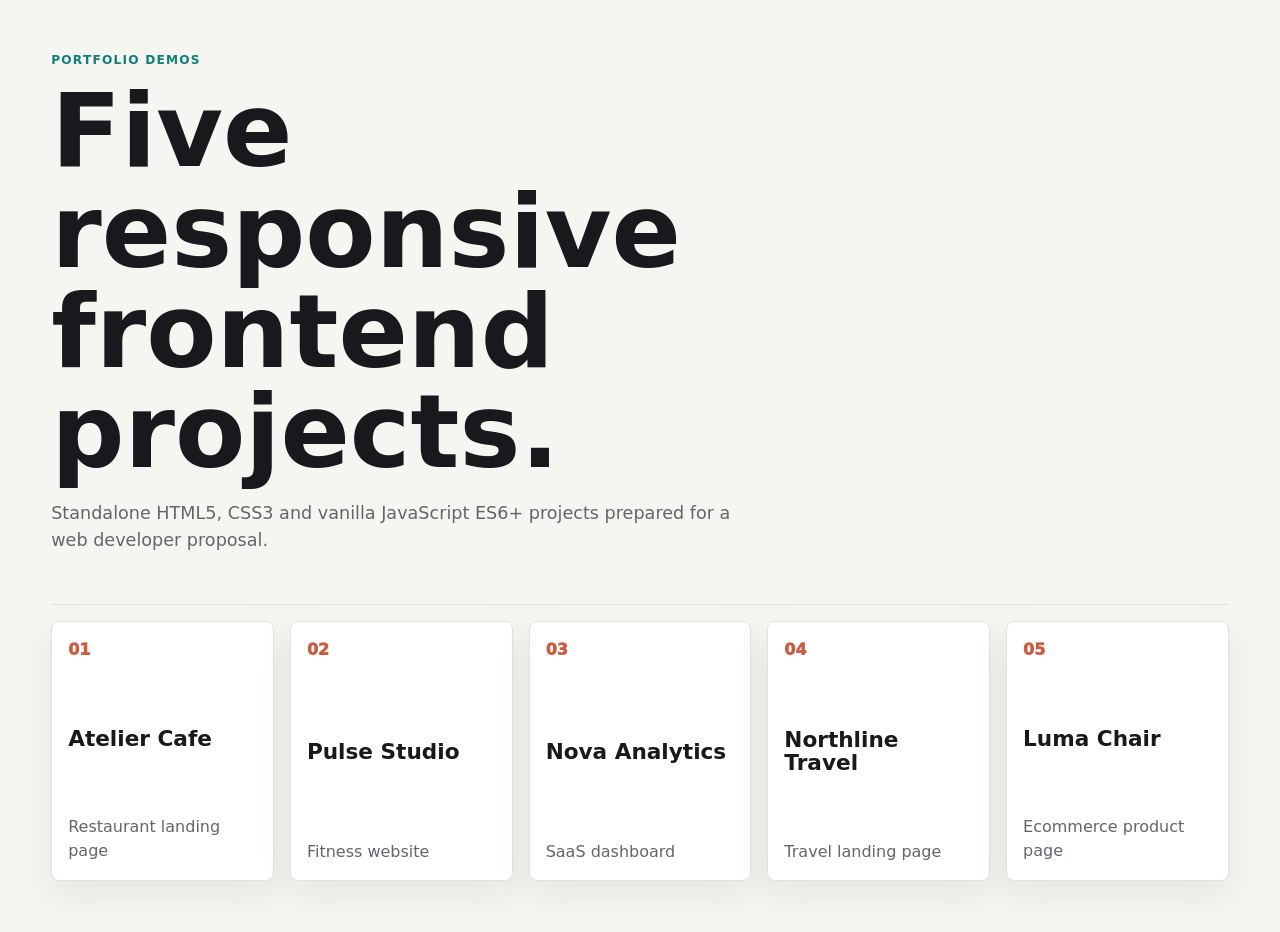
<file: index.html>
<!doctype html>
<html lang="en">
<head>
  <meta charset="utf-8">
  <meta name="viewport" content="width=device-width, initial-scale=1">
  <meta name="description" content="Portfolio hub with five responsive HTML5, CSS3 and JavaScript ES6+ website demos.">
  <title>Frontend Portfolio Demos</title>
  <style>
    :root {
      --ink: #17191c;
      --paper: #f5f6f2;
      --panel: #ffffff;
      --muted: #62666b;
      --line: #dfe3df;
      --teal: #137f78;
      --coral: #c85d42;
      --blue: #385f90;
    }
    * { box-sizing: border-box; }
    body {
      margin: 0;
      font-family: Inter, ui-sans-serif, system-ui, -apple-system, BlinkMacSystemFont, "Segoe UI", sans-serif;
      background: var(--paper);
      color: var(--ink);
      line-height: 1.55;
    }
    main { padding: clamp(1rem, 4vw, 4rem); }
    header {
      min-height: 42vh;
      display: grid;
      align-content: end;
      padding-bottom: 2rem;
      border-bottom: 1px solid var(--line);
    }
    p, h1, h2 { overflow-wrap: anywhere; }
    .eyebrow {
      margin: 0 0 .7rem;
      color: var(--teal);
      font-size: .76rem;
      font-weight: 900;
      letter-spacing: .1em;
      text-transform: uppercase;
    }
    h1 {
      max-width: 11ch;
      margin: 0;
      font-size: clamp(3rem, 8vw, 7rem);
      line-height: .98;
    }
    header p:last-child { max-width: 62ch; color: var(--muted); font-size: 1.1rem; }
    .grid {
      display: grid;
      grid-template-columns: repeat(5, minmax(0, 1fr));
      gap: 1rem;
      padding-top: 1rem;
    }
    a {
      min-height: 260px;
      display: grid;
      align-content: space-between;
      border: 1px solid var(--line);
      border-radius: 8px;
      padding: 1rem;
      background: var(--panel);
      color: inherit;
      text-decoration: none;
      box-shadow: 0 14px 36px rgba(23, 25, 28, .07);
    }
    a:hover { border-color: var(--teal); transform: translateY(-2px); }
    h2 { margin: 0; font-size: 1.35rem; line-height: 1.08; }
    .tag { color: var(--coral); font-weight: 950; }
    .meta { color: var(--muted); }
    @media (max-width: 1050px) { .grid { grid-template-columns: repeat(2, minmax(0, 1fr)); } }
    @media (max-width: 620px) { .grid { grid-template-columns: 1fr; } a { min-height: 190px; } }
  </style>
</head>
<body>
  <main>
    <header>
      <p class="eyebrow">portfolio demos</p>
      <h1>Five responsive frontend projects.</h1>
      <p>Standalone HTML5, CSS3 and vanilla JavaScript ES6+ projects prepared for a web developer proposal.</p>
    </header>
    <section class="grid" aria-label="Portfolio projects">
      <a href="01-atelier-cafe/index.html">
        <span class="tag">01</span>
        <h2>Atelier Cafe</h2>
        <span class="meta">Restaurant landing page</span>
      </a>
      <a href="02-pulse-studio/index.html">
        <span class="tag">02</span>
        <h2>Pulse Studio</h2>
        <span class="meta">Fitness website</span>
      </a>
      <a href="03-nova-analytics/index.html">
        <span class="tag">03</span>
        <h2>Nova Analytics</h2>
        <span class="meta">SaaS dashboard</span>
      </a>
      <a href="04-northline-travel/index.html">
        <span class="tag">04</span>
        <h2>Northline Travel</h2>
        <span class="meta">Travel landing page</span>
      </a>
      <a href="05-luma-chair/index.html">
        <span class="tag">05</span>
        <h2>Luma Chair</h2>
        <span class="meta">Ecommerce product page</span>
      </a>
    </section>
  </main>
</body>
</html>
</file>
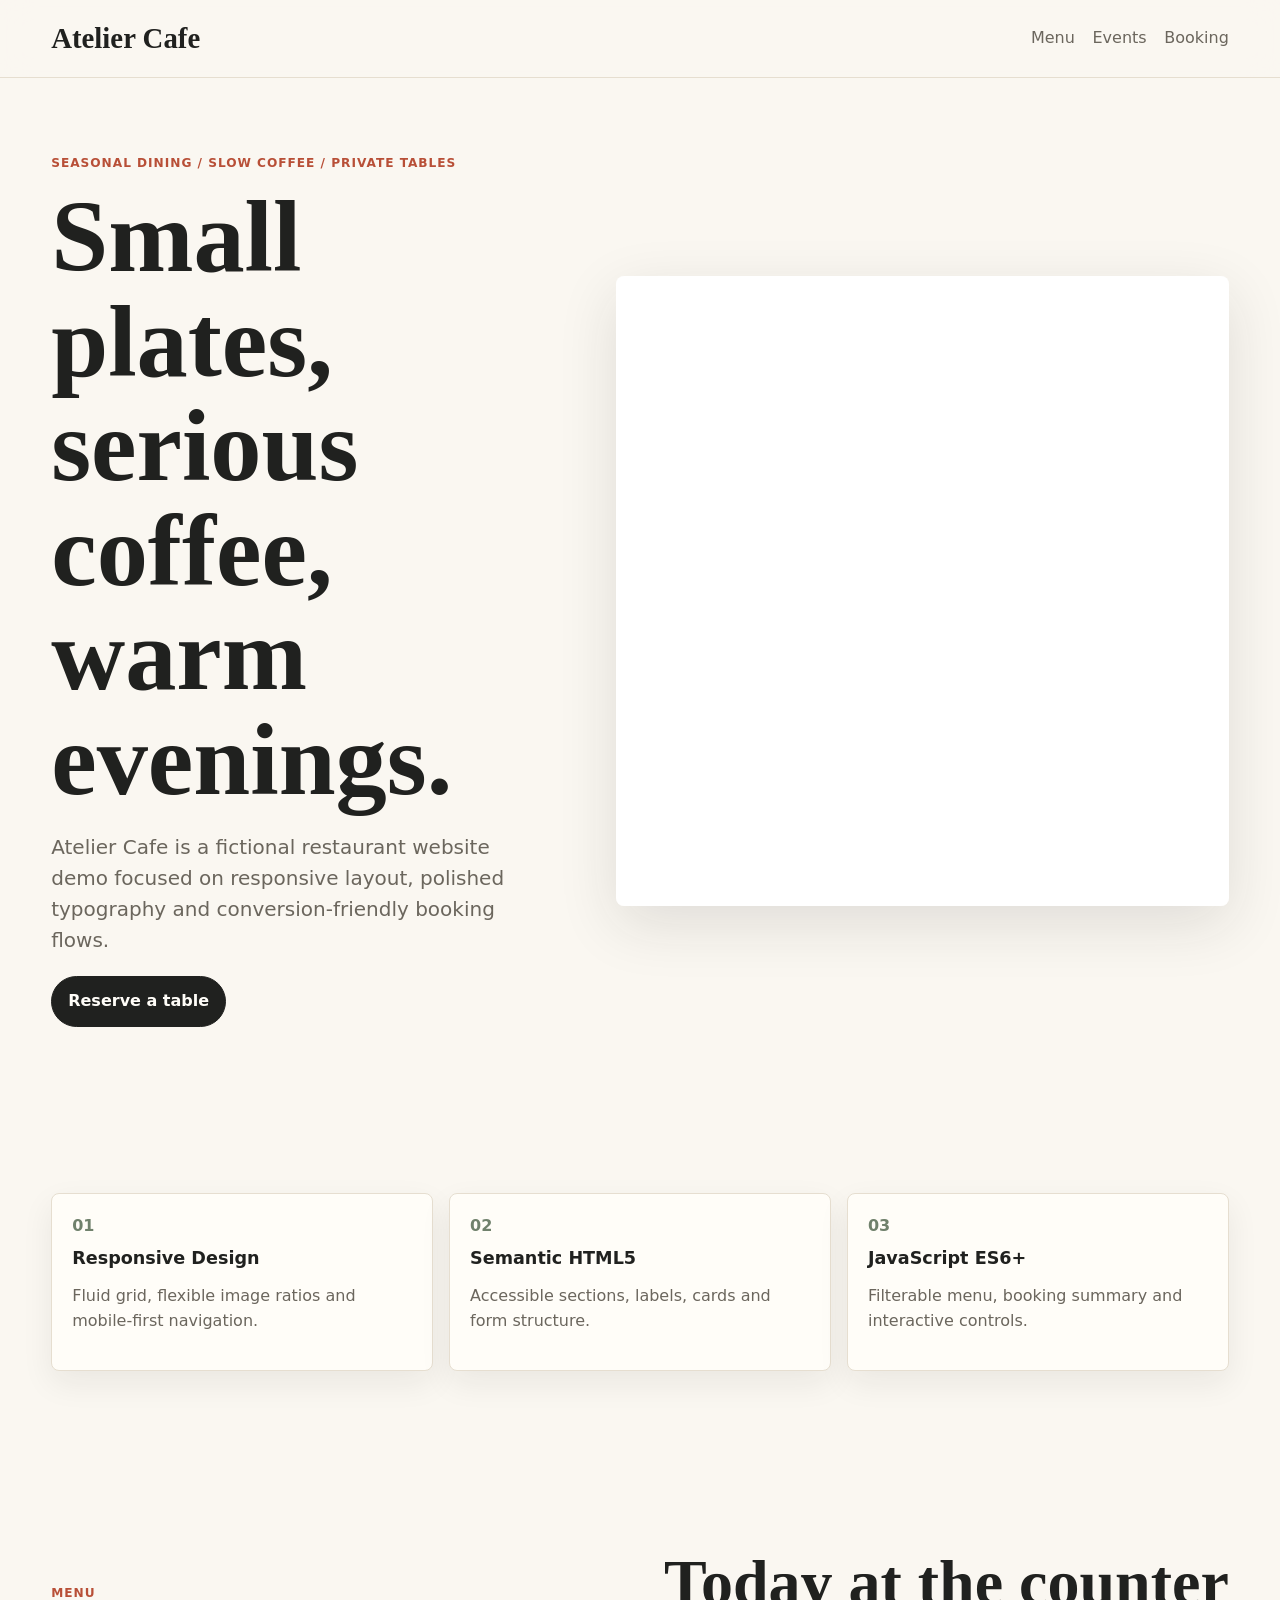
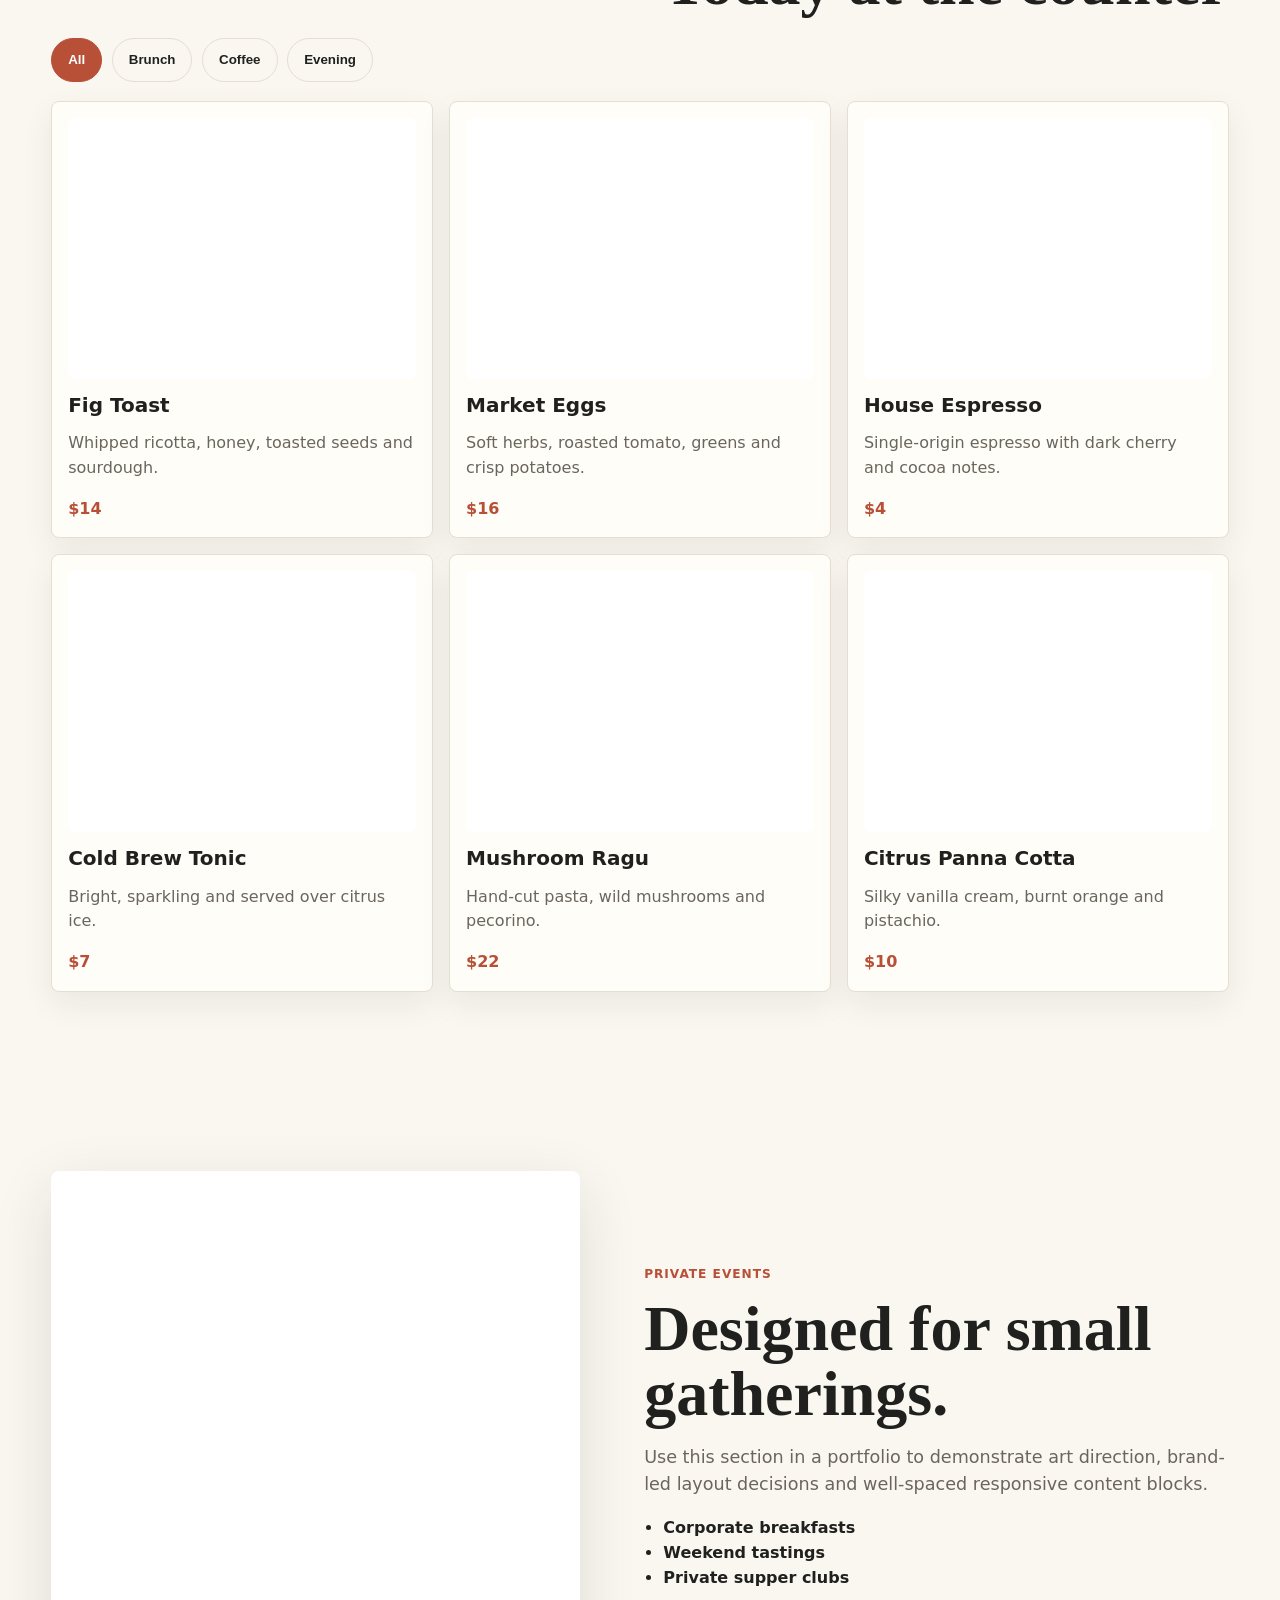
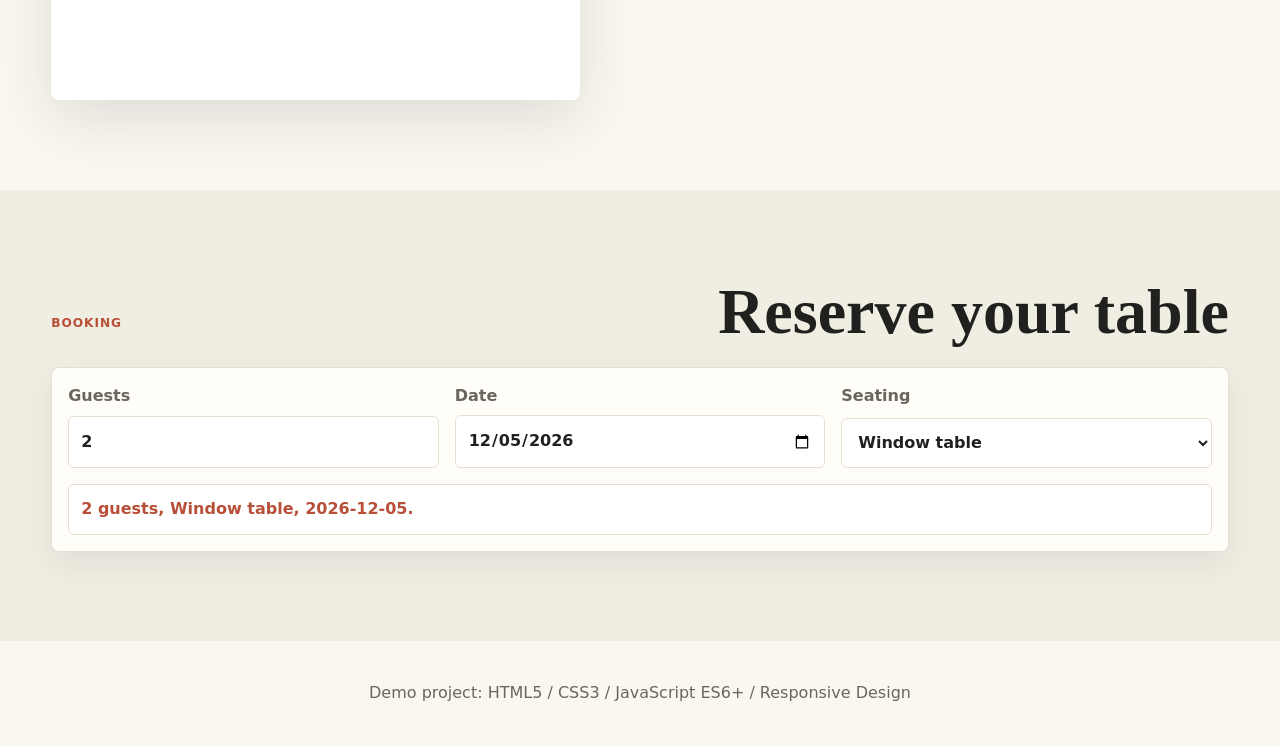
<file: 01-atelier-cafe/index.html>
<!doctype html>
<html lang="en">
<head>
  <meta charset="utf-8">
  <meta name="viewport" content="width=device-width, initial-scale=1">
  <meta name="description" content="Responsive restaurant landing page demo built with semantic HTML5, CSS3 and vanilla JavaScript ES6+.">
  <title>Atelier Cafe | Responsive Restaurant Website</title>
  <link rel="preconnect" href="https://images.unsplash.com">
  <link rel="stylesheet" href="styles.css">
</head>
<body>
  <header class="site-header">
    <a class="brand" href="#top" aria-label="Atelier Cafe home">Atelier Cafe</a>
    <button class="nav-toggle" type="button" aria-expanded="false" aria-controls="site-nav">Menu</button>
    <nav id="site-nav" class="site-nav" aria-label="Primary navigation">
      <a href="#menu">Menu</a>
      <a href="#events">Events</a>
      <a href="#booking">Booking</a>
    </nav>
  </header>

  <main id="top">
    <section class="hero">
      <div class="hero-copy">
        <p class="eyebrow">seasonal dining / slow coffee / private tables</p>
        <h1>Small plates, serious coffee, warm evenings.</h1>
        <p>Atelier Cafe is a fictional restaurant website demo focused on responsive layout, polished typography and conversion-friendly booking flows.</p>
        <a class="button" href="#booking">Reserve a table</a>
      </div>
      <picture>
        <img src="https://images.unsplash.com/photo-1554118811-1e0d58224f24?auto=format&fit=crop&w=1200&q=80" alt="Sunlit cafe table with coffee and pastries">
      </picture>
    </section>

    <section class="section intro" aria-label="Restaurant highlights">
      <article>
        <span>01</span>
        <h2>Responsive Design</h2>
        <p>Fluid grid, flexible image ratios and mobile-first navigation.</p>
      </article>
      <article>
        <span>02</span>
        <h2>Semantic HTML5</h2>
        <p>Accessible sections, labels, cards and form structure.</p>
      </article>
      <article>
        <span>03</span>
        <h2>JavaScript ES6+</h2>
        <p>Filterable menu, booking summary and interactive controls.</p>
      </article>
    </section>

    <section id="menu" class="section">
      <div class="section-heading">
        <p class="eyebrow">menu</p>
        <h2>Today at the counter</h2>
      </div>
      <div class="filters" role="group" aria-label="Filter menu">
        <button class="filter is-active" type="button" data-filter="all">All</button>
        <button class="filter" type="button" data-filter="brunch">Brunch</button>
        <button class="filter" type="button" data-filter="coffee">Coffee</button>
        <button class="filter" type="button" data-filter="evening">Evening</button>
      </div>
      <div class="menu-grid" id="menu-grid"></div>
    </section>

    <section id="events" class="split section">
      <img src="https://images.unsplash.com/photo-1528605248644-14dd04022da1?auto=format&fit=crop&w=1000&q=80" alt="People dining together in a relaxed restaurant">
      <div>
        <p class="eyebrow">private events</p>
        <h2>Designed for small gatherings.</h2>
        <p>Use this section in a portfolio to demonstrate art direction, brand-led layout decisions and well-spaced responsive content blocks.</p>
        <ul class="check-list">
          <li>Corporate breakfasts</li>
          <li>Weekend tastings</li>
          <li>Private supper clubs</li>
        </ul>
      </div>
    </section>

    <section id="booking" class="booking section">
      <div class="section-heading">
        <p class="eyebrow">booking</p>
        <h2>Reserve your table</h2>
      </div>
      <form class="booking-form">
        <label>
          Guests
          <input id="guests" type="number" min="1" max="12" value="2">
        </label>
        <label>
          Date
          <input id="date" type="date">
        </label>
        <label>
          Seating
          <select id="seating">
            <option value="Window table">Window table</option>
            <option value="Garden room">Garden room</option>
            <option value="Chef counter">Chef counter</option>
          </select>
        </label>
        <output id="booking-summary" aria-live="polite"></output>
      </form>
    </section>
  </main>

  <footer>
    <p>Demo project: HTML5 / CSS3 / JavaScript ES6+ / Responsive Design</p>
  </footer>

  <script src="script.js"></script>
</body>
</html>
</file>
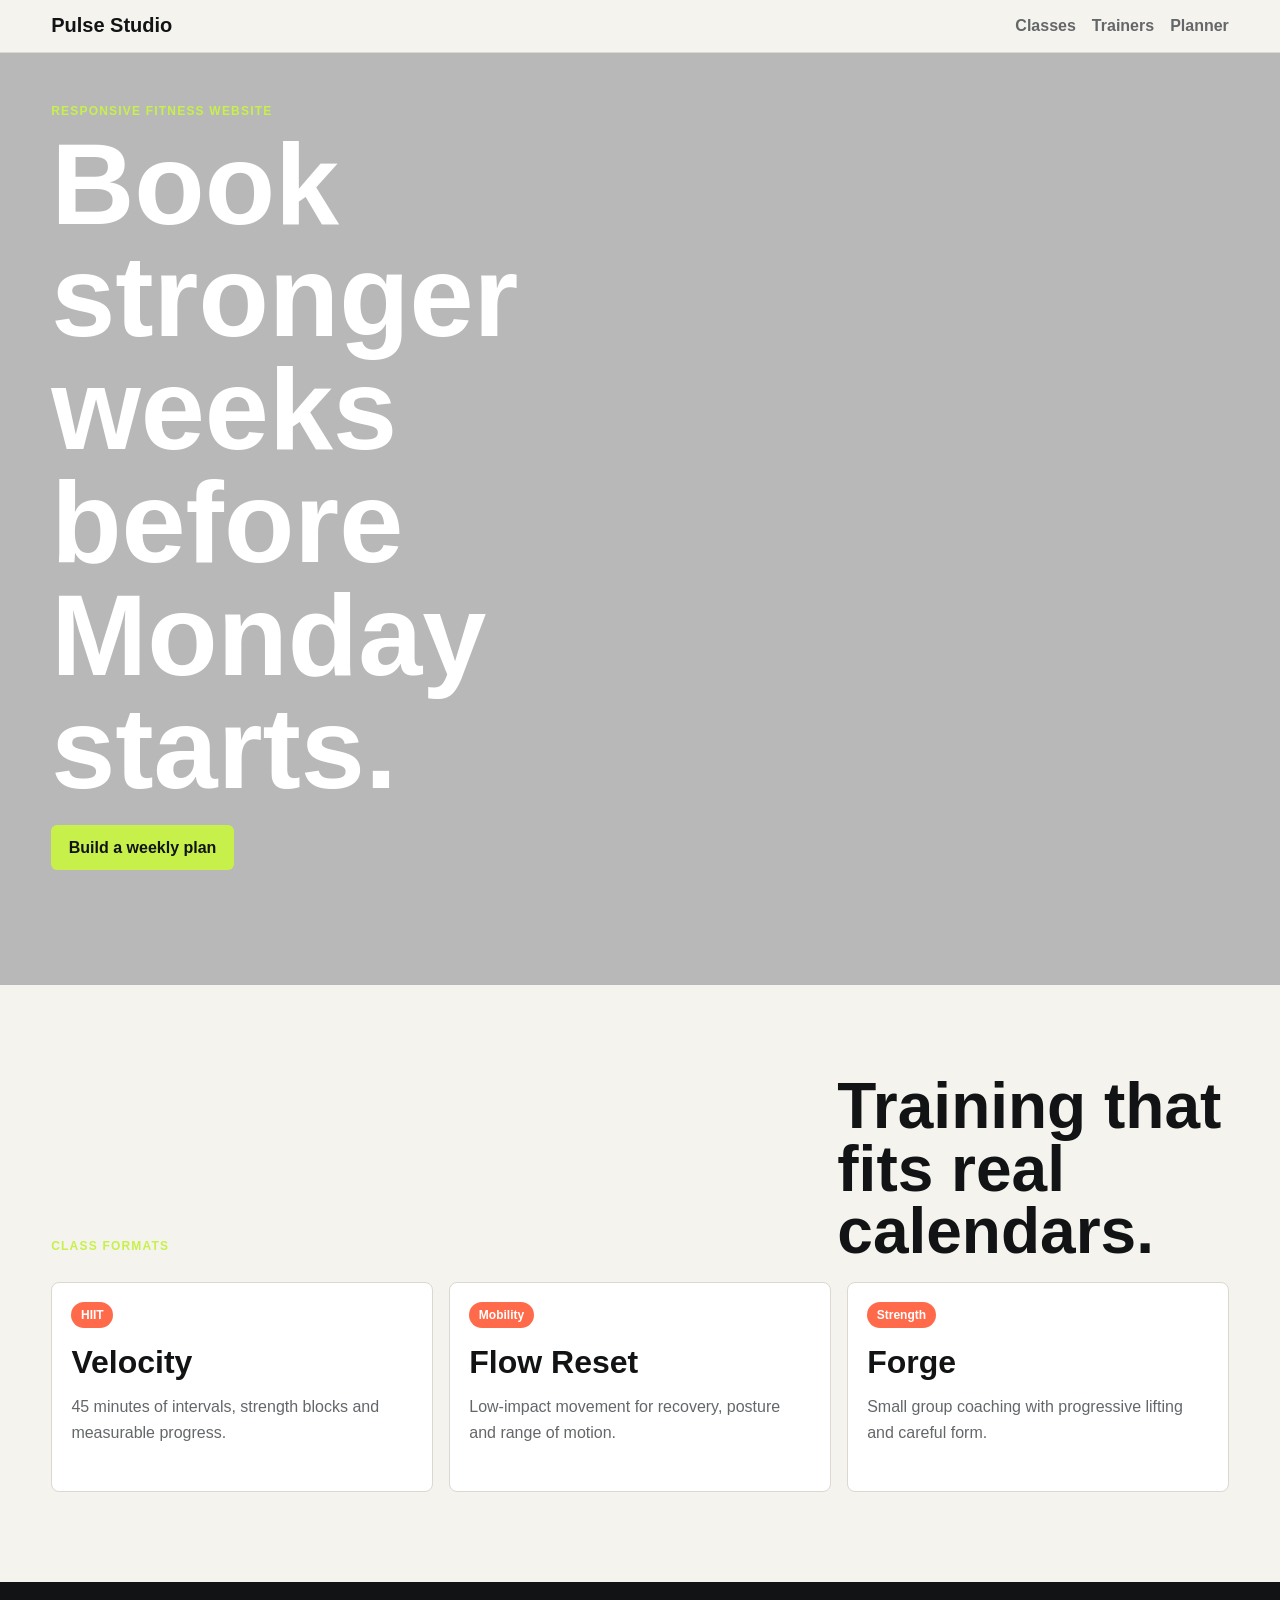
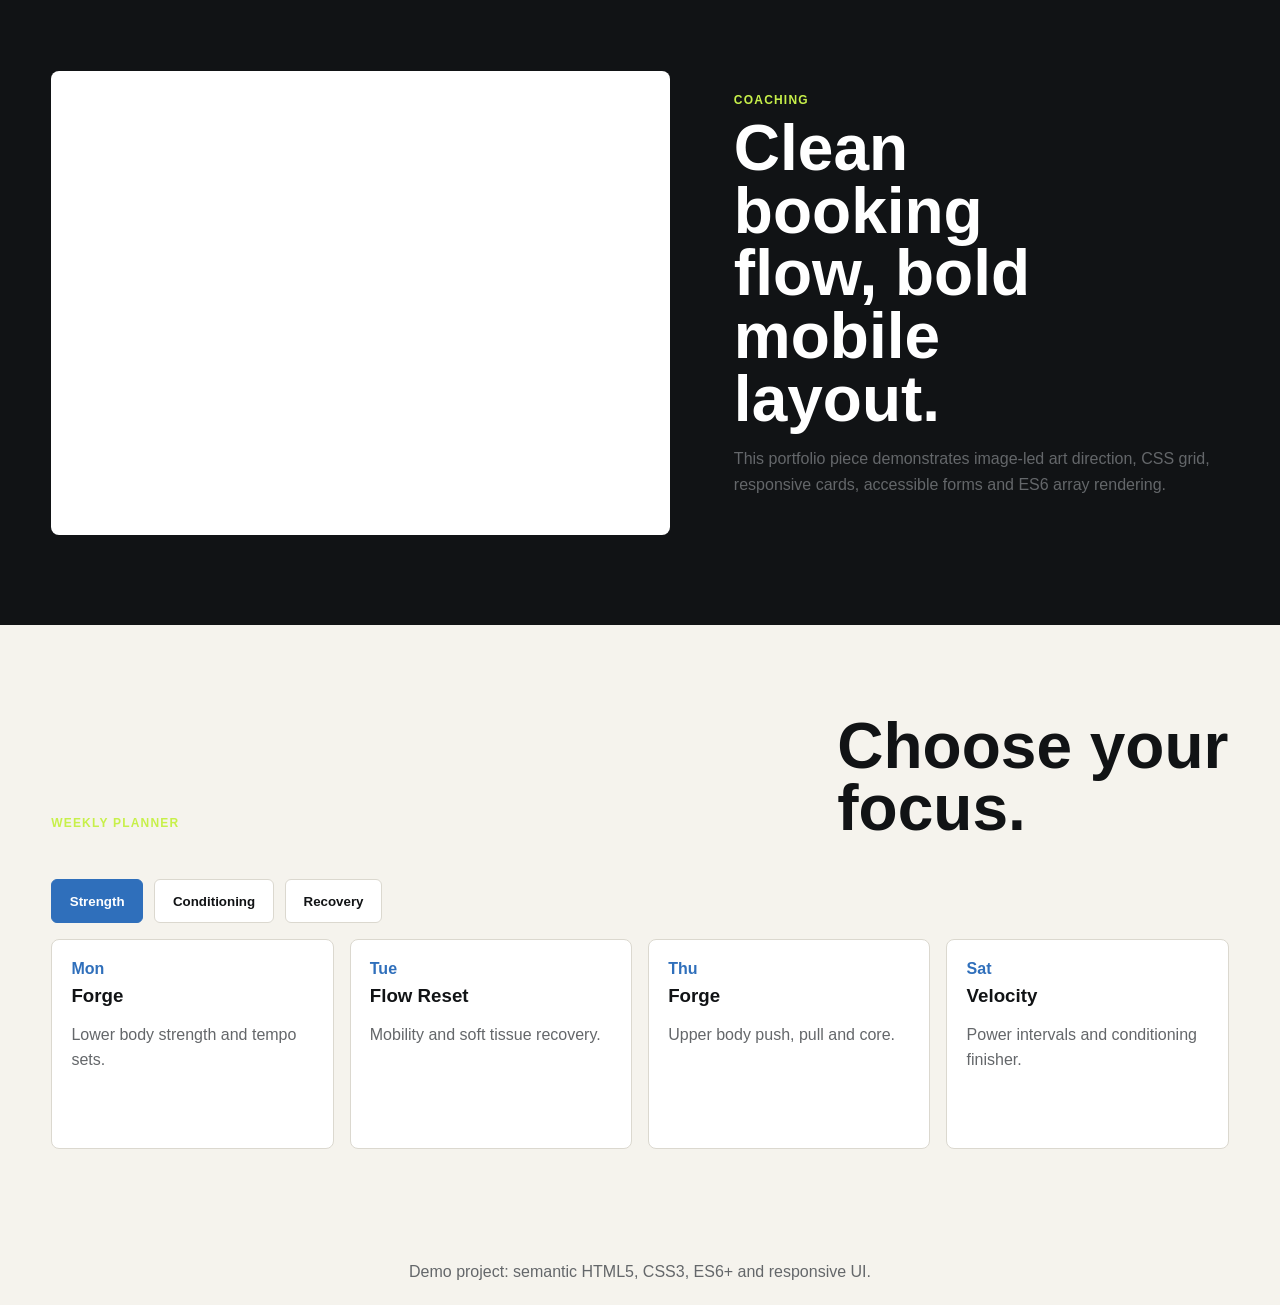
<file: 02-pulse-studio/index.html>
<!doctype html>
<html lang="en">
<head>
  <meta charset="utf-8">
  <meta name="viewport" content="width=device-width, initial-scale=1">
  <meta name="description" content="Responsive fitness studio website demo with vanilla JavaScript class planner.">
  <title>Pulse Studio | Fitness Website Demo</title>
  <link rel="preconnect" href="https://images.unsplash.com">
  <link rel="stylesheet" href="styles.css">
</head>
<body>
  <header class="topbar">
    <a class="logo" href="#top">Pulse Studio</a>
    <nav aria-label="Main navigation">
      <a href="#classes">Classes</a>
      <a href="#trainers">Trainers</a>
      <a href="#planner">Planner</a>
    </nav>
  </header>

  <main id="top">
    <section class="hero">
      <img src="https://images.unsplash.com/photo-1518611012118-696072aa579a?auto=format&fit=crop&w=1500&q=80" alt="Fitness class training in a modern studio">
      <div class="hero-panel">
        <p>responsive fitness website</p>
        <h1>Book stronger weeks before Monday starts.</h1>
        <a href="#planner">Build a weekly plan</a>
      </div>
    </section>

    <section id="classes" class="section">
      <div class="heading">
        <p>class formats</p>
        <h2>Training that fits real calendars.</h2>
      </div>
      <div class="class-grid">
        <article>
          <span>HIIT</span>
          <h3>Velocity</h3>
          <p>45 minutes of intervals, strength blocks and measurable progress.</p>
        </article>
        <article>
          <span>Mobility</span>
          <h3>Flow Reset</h3>
          <p>Low-impact movement for recovery, posture and range of motion.</p>
        </article>
        <article>
          <span>Strength</span>
          <h3>Forge</h3>
          <p>Small group coaching with progressive lifting and careful form.</p>
        </article>
      </div>
    </section>

    <section id="trainers" class="trainers section">
      <img src="https://images.unsplash.com/photo-1571019613914-85f342c6a11e?auto=format&fit=crop&w=1000&q=80" alt="Personal trainer coaching a client with weights">
      <div>
        <p>coaching</p>
        <h2>Clean booking flow, bold mobile layout.</h2>
        <p>This portfolio piece demonstrates image-led art direction, CSS grid, responsive cards, accessible forms and ES6 array rendering.</p>
      </div>
    </section>

    <section id="planner" class="planner section">
      <div class="heading">
        <p>weekly planner</p>
        <h2>Choose your focus.</h2>
      </div>
      <div class="controls">
        <button class="goal active" type="button" data-goal="strength">Strength</button>
        <button class="goal" type="button" data-goal="conditioning">Conditioning</button>
        <button class="goal" type="button" data-goal="recovery">Recovery</button>
      </div>
      <div id="plan" class="plan" aria-live="polite"></div>
    </section>
  </main>

  <footer>Demo project: semantic HTML5, CSS3, ES6+ and responsive UI.</footer>
  <script src="script.js"></script>
</body>
</html>
</file>
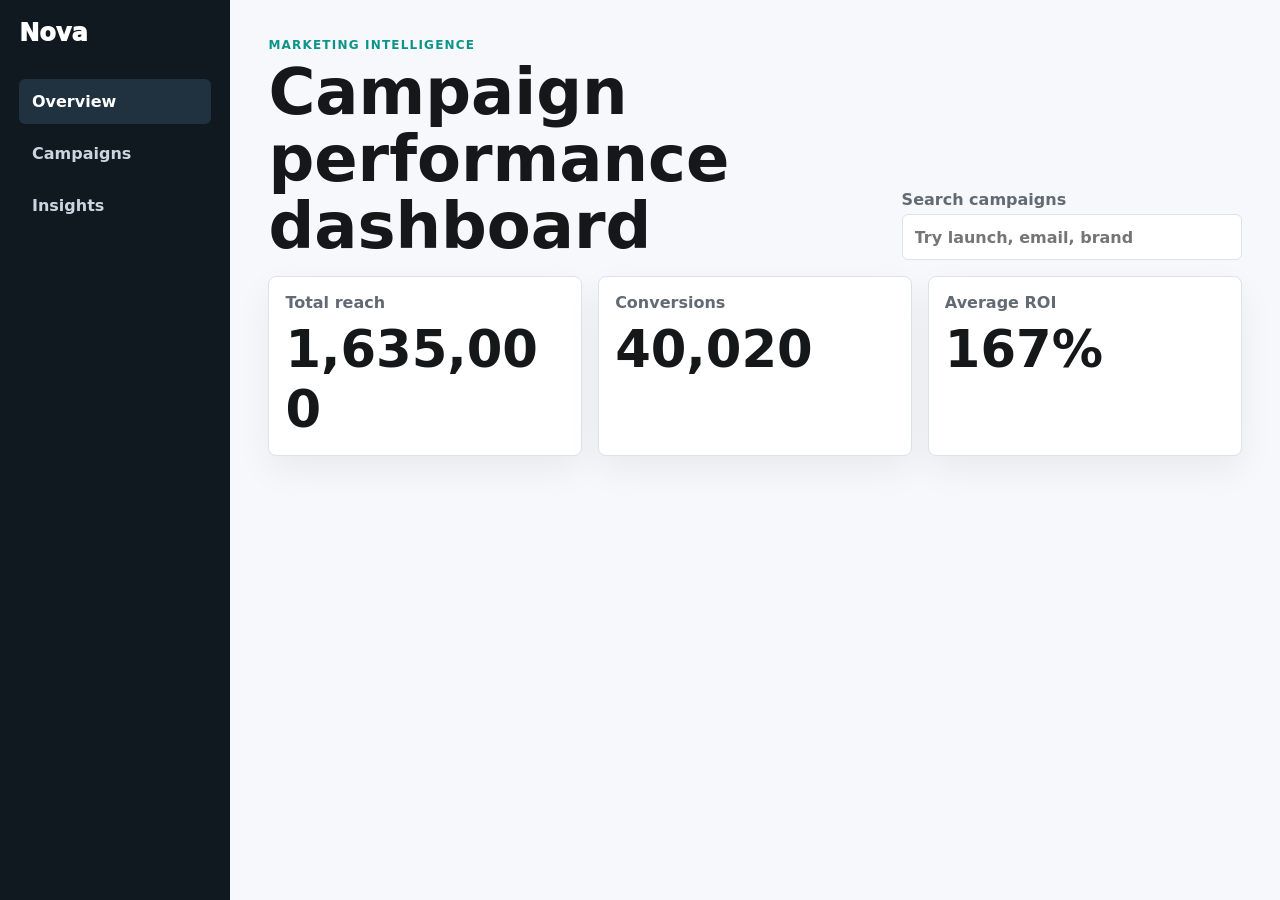
<file: 03-nova-analytics/index.html>
<!doctype html>
<html lang="en">
<head>
  <meta charset="utf-8">
  <meta name="viewport" content="width=device-width, initial-scale=1">
  <meta name="description" content="Responsive SaaS analytics dashboard demo built with HTML5, CSS3 and JavaScript ES6+.">
  <title>Nova Analytics | SaaS Dashboard Demo</title>
  <link rel="stylesheet" href="styles.css">
</head>
<body>
  <aside class="sidebar">
    <a class="brand" href="#">Nova</a>
    <nav aria-label="Dashboard navigation">
      <a class="active" href="#overview" data-view-link="overview">Overview</a>
      <a href="#campaigns" data-view-link="campaigns">Campaigns</a>
      <a href="#insights" data-view-link="insights">Insights</a>
    </nav>
  </aside>

  <main>
    <header class="dashboard-header">
      <div>
        <p id="dashboard-kicker">marketing intelligence</p>
        <h1 id="dashboard-title">Campaign performance dashboard</h1>
      </div>
      <label class="search" id="search-control">
        <span>Search campaigns</span>
        <input id="search" type="search" placeholder="Try launch, email, brand">
      </label>
    </header>

    <section id="overview" class="metrics view" aria-label="Key metrics" data-view="overview">
      <article><span>Total reach</span><strong id="reach">0</strong></article>
      <article><span>Conversions</span><strong id="conversions">0</strong></article>
      <article><span>Average ROI</span><strong id="roi">0%</strong></article>
    </section>

    <section id="campaigns" class="panel view" data-view="campaigns" hidden>
      <div class="panel-heading">
        <h2>Campaigns</h2>
        <select id="channel" aria-label="Filter by channel">
          <option value="all">All channels</option>
          <option value="Search">Search</option>
          <option value="Social">Social</option>
          <option value="Email">Email</option>
        </select>
      </div>
      <div class="table-wrap">
        <table>
          <thead>
            <tr>
              <th>Campaign</th>
              <th>Channel</th>
              <th>Status</th>
              <th>Budget</th>
              <th>Reach</th>
              <th>Conv.</th>
              <th>ROI</th>
            </tr>
          </thead>
          <tbody id="campaign-table"></tbody>
        </table>
      </div>
    </section>

    <section id="insights" class="insights view" data-view="insights" hidden>
      <article class="visual">
        <div class="bars" id="bars" aria-label="ROI chart"></div>
      </article>
      <article class="panel">
        <h2>Why this project fits the brief</h2>
        <p>It demonstrates responsive UI composition, data rendering with ES6 methods, form controls, table design and dashboard information hierarchy.</p>
      </article>
    </section>
  </main>

  <script src="script.js"></script>
</body>
</html>
</file>
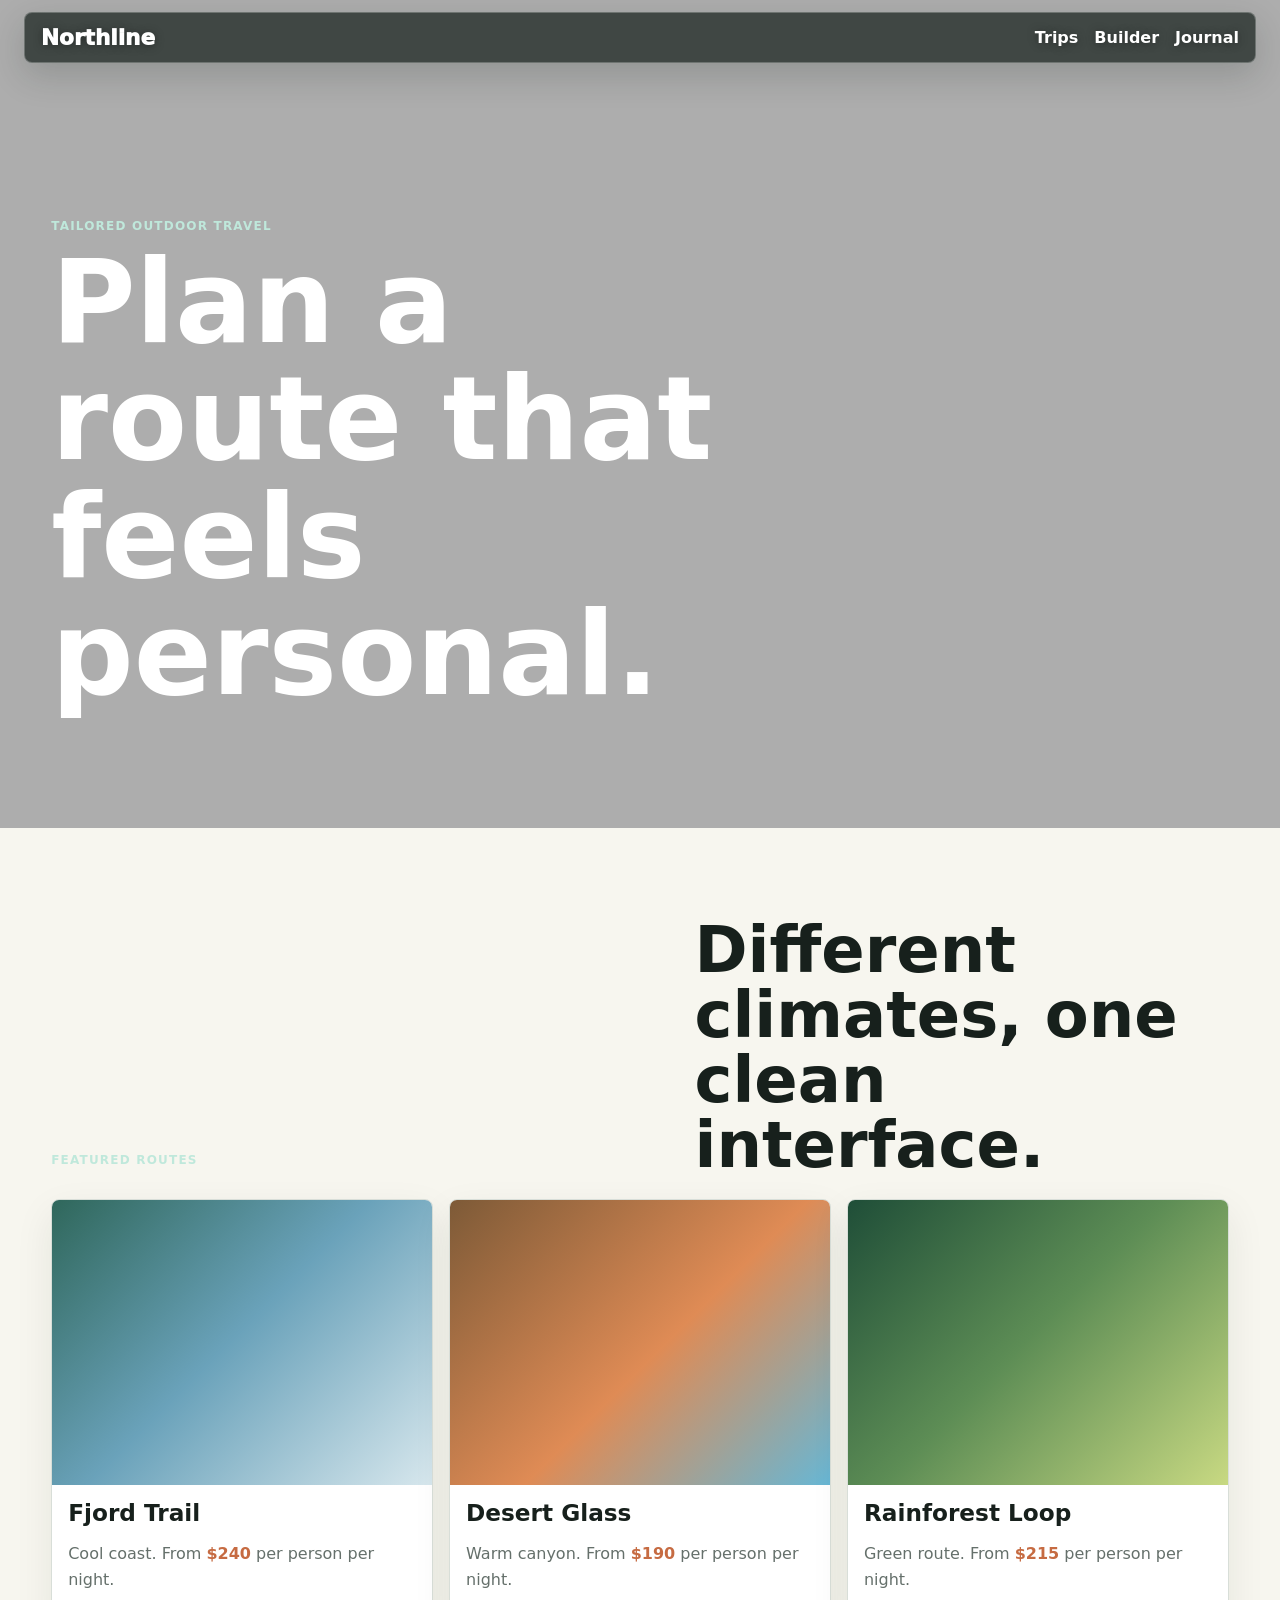
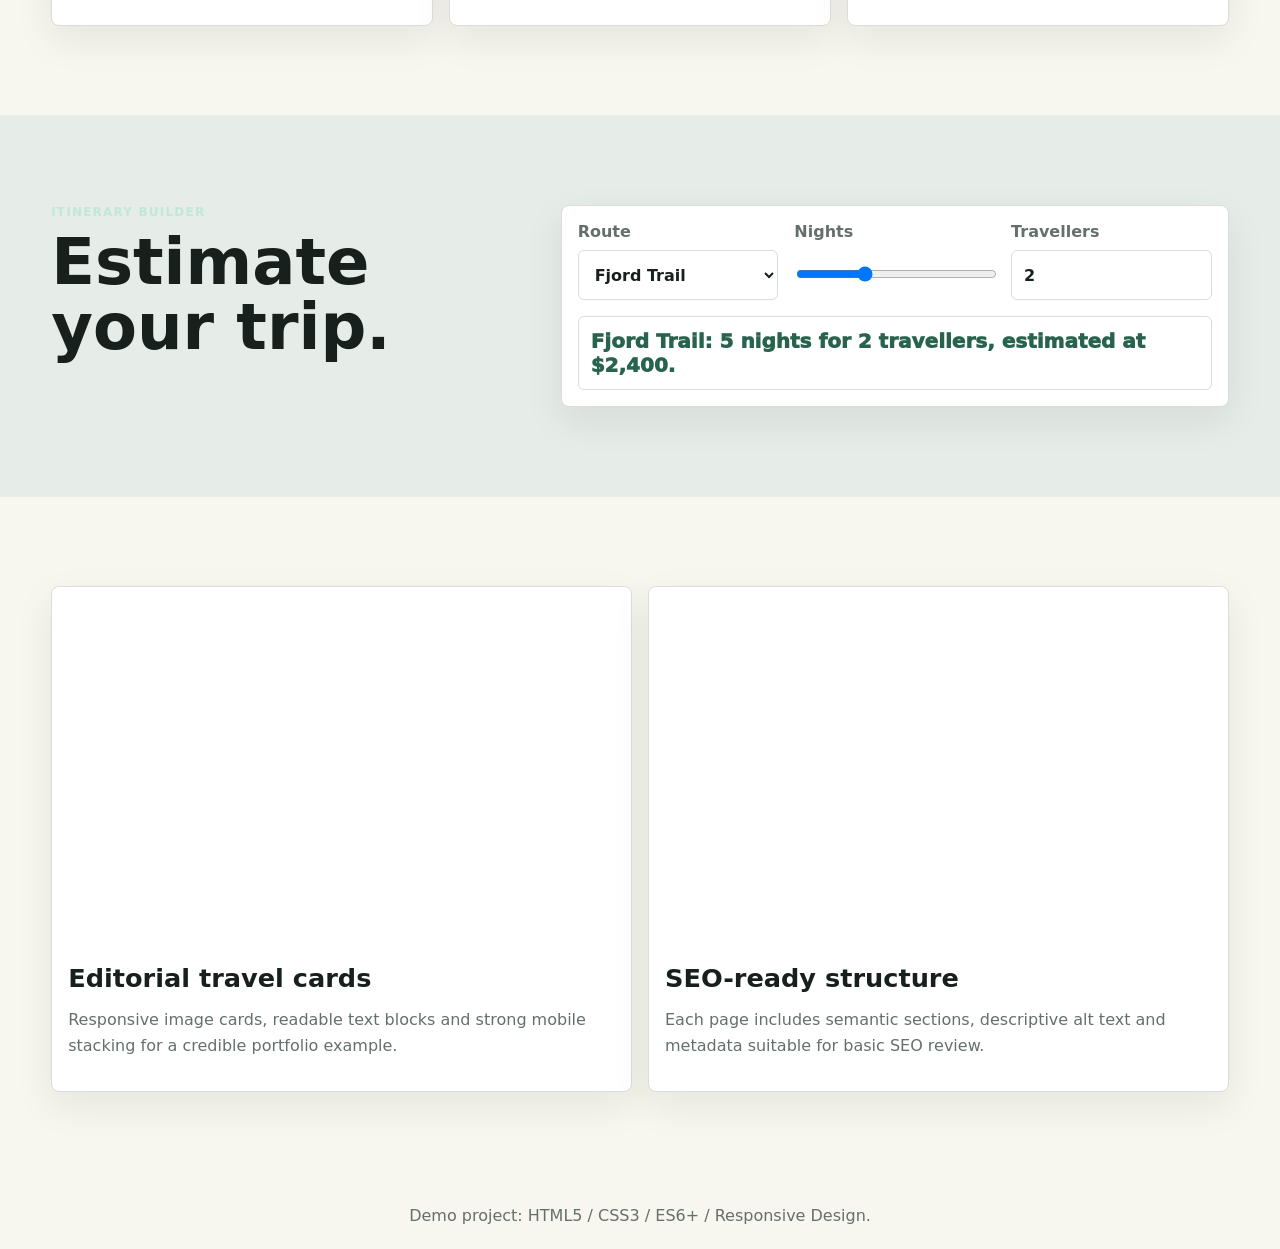
<file: 04-northline-travel/index.html>
<!doctype html>
<html lang="en">
<head>
  <meta charset="utf-8">
  <meta name="viewport" content="width=device-width, initial-scale=1">
  <meta name="description" content="Responsive travel landing page demo with itinerary builder in vanilla JavaScript.">
  <title>Northline Travel | Travel Website Demo</title>
  <link rel="preconnect" href="https://images.unsplash.com">
  <link rel="stylesheet" href="styles.css">
</head>
<body>
  <header class="header">
    <a class="brand" href="#top">Northline</a>
    <nav aria-label="Travel navigation">
      <a href="#trips">Trips</a>
      <a href="#builder">Builder</a>
      <a href="#journal">Journal</a>
    </nav>
  </header>

  <main id="top">
    <section class="hero">
      <img src="https://images.unsplash.com/photo-1500530855697-b586d89ba3ee?auto=format&fit=crop&w=1500&q=80" alt="Mountain lake at golden hour">
      <div class="hero-content">
        <p>tailored outdoor travel</p>
        <h1>Plan a route that feels personal.</h1>
      </div>
    </section>

    <section id="trips" class="section">
      <div class="heading">
        <p>featured routes</p>
        <h2>Different climates, one clean interface.</h2>
      </div>
      <div class="trip-grid" id="trip-grid"></div>
    </section>

    <section id="builder" class="builder section">
      <div>
        <p>itinerary builder</p>
        <h2>Estimate your trip.</h2>
      </div>
      <form class="builder-form">
        <label>
          Route
          <select id="route">
            <option value="fjord">Fjord Trail</option>
            <option value="desert">Desert Glass</option>
            <option value="forest">Rainforest Loop</option>
          </select>
        </label>
        <label>
          Nights
          <input id="nights" type="range" min="2" max="12" value="5">
        </label>
        <label>
          Travellers
          <input id="travellers" type="number" min="1" max="8" value="2">
        </label>
        <output id="estimate" aria-live="polite"></output>
      </form>
    </section>

    <section id="journal" class="journal section">
      <article>
        <img src="https://images.unsplash.com/photo-1500534314209-a25ddb2bd429?auto=format&fit=crop&w=900&q=80" alt="Hiker looking across a valley">
        <h2>Editorial travel cards</h2>
        <p>Responsive image cards, readable text blocks and strong mobile stacking for a credible portfolio example.</p>
      </article>
      <article>
        <img src="https://images.unsplash.com/photo-1501785888041-af3ef285b470?auto=format&fit=crop&w=900&q=80" alt="Open road through mountains">
        <h2>SEO-ready structure</h2>
        <p>Each page includes semantic sections, descriptive alt text and metadata suitable for basic SEO review.</p>
      </article>
    </section>
  </main>

  <footer>Demo project: HTML5 / CSS3 / ES6+ / Responsive Design.</footer>
  <script src="script.js"></script>
</body>
</html>
</file>
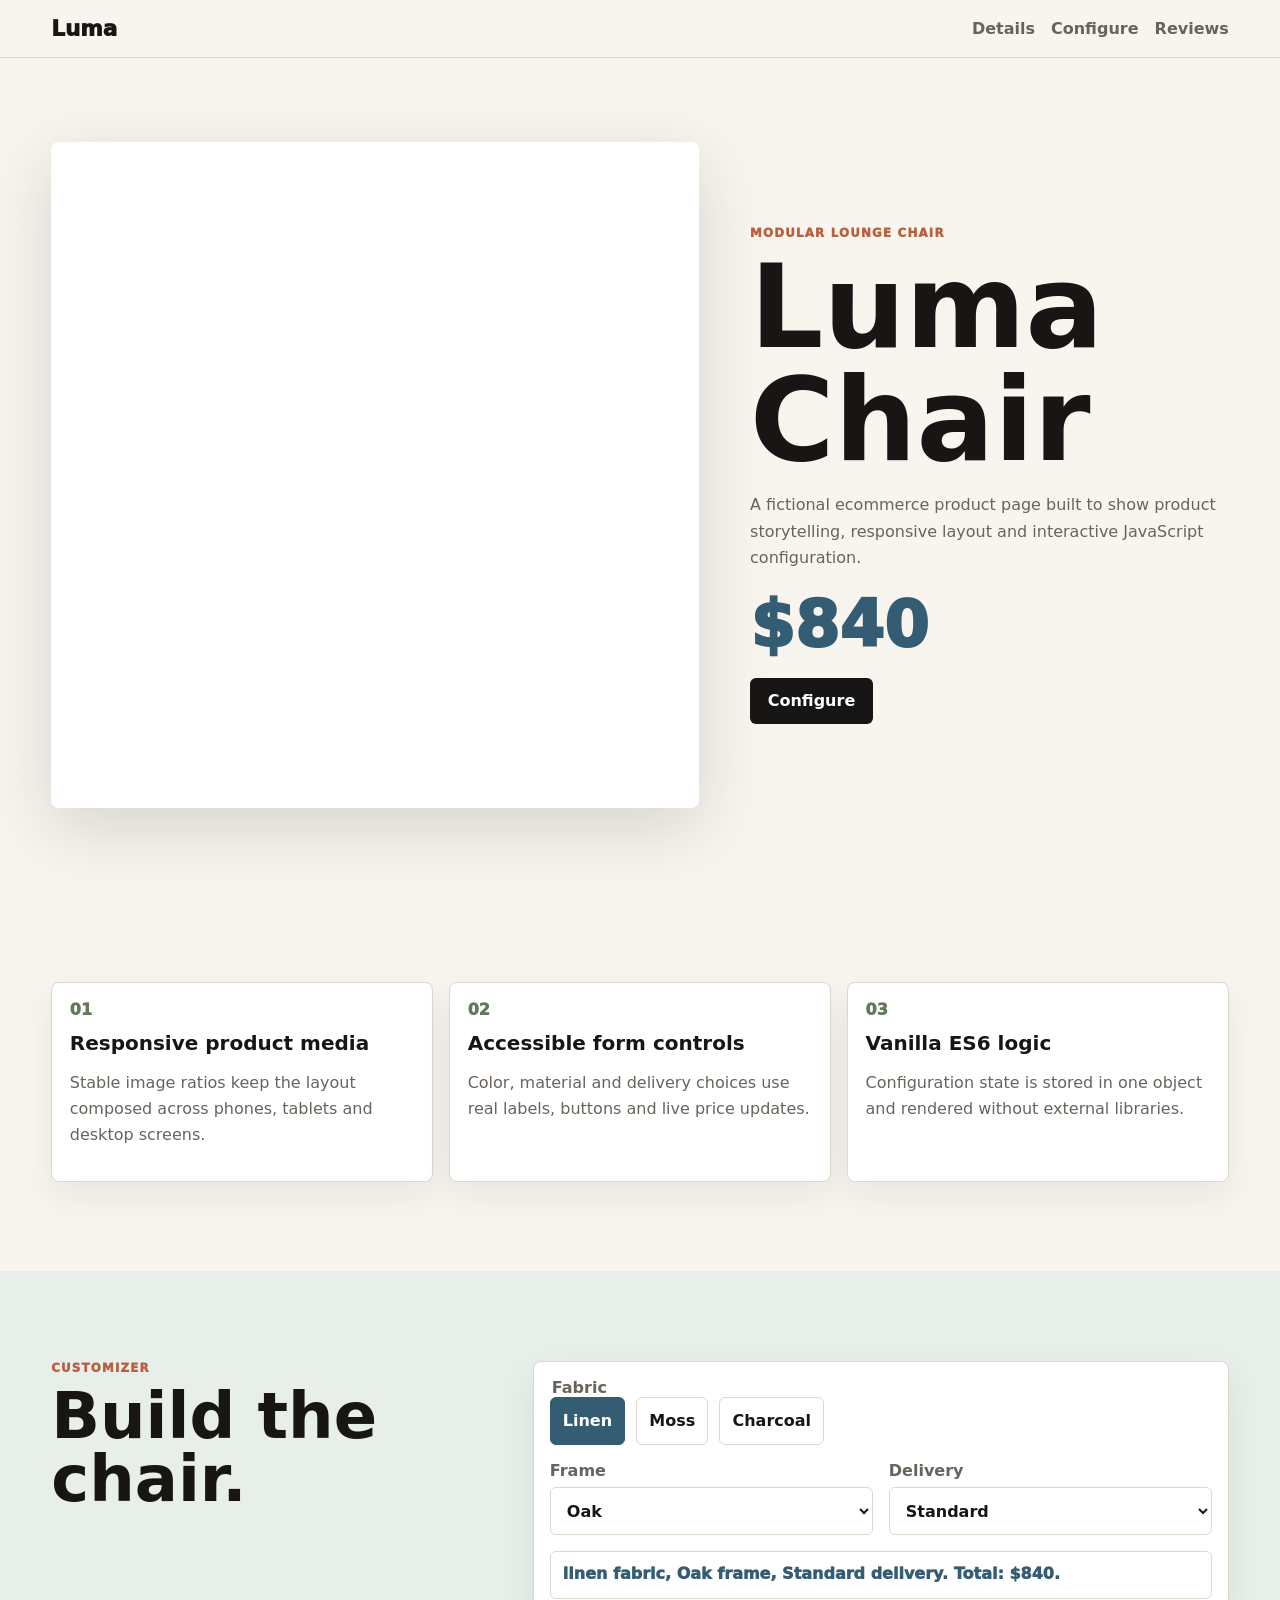
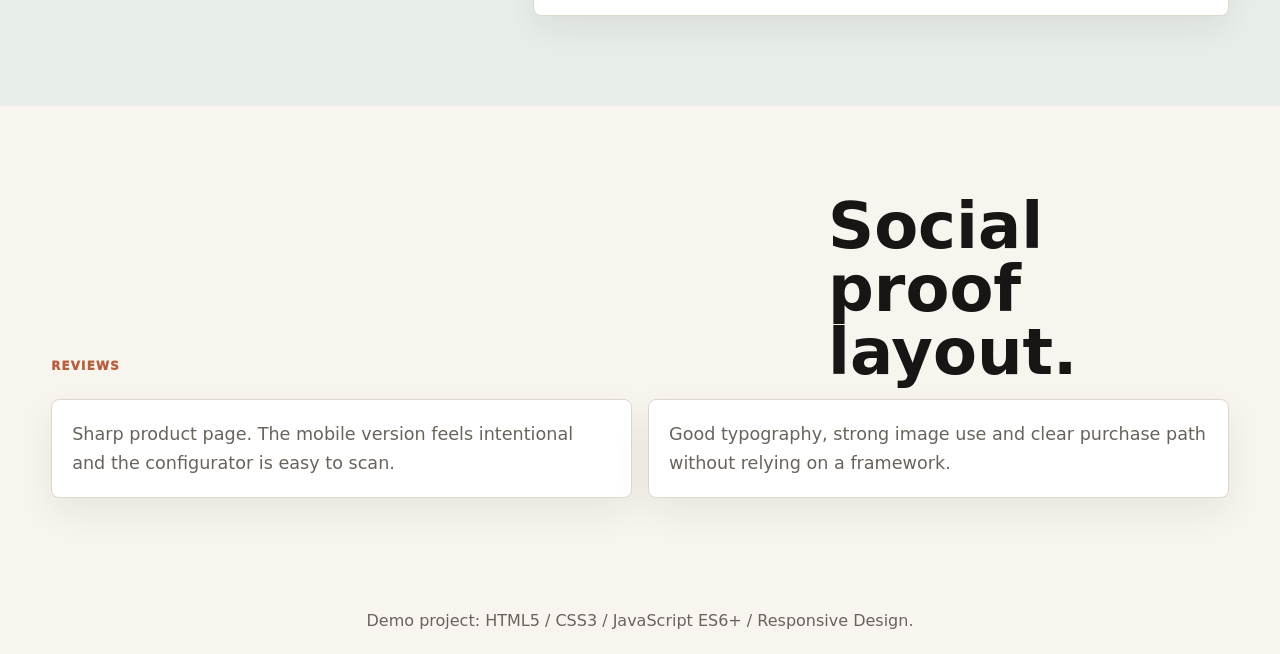
<file: 05-luma-chair/index.html>
<!doctype html>
<html lang="en">
<head>
  <meta charset="utf-8">
  <meta name="viewport" content="width=device-width, initial-scale=1">
  <meta name="description" content="Responsive ecommerce product page demo with JavaScript configurator.">
  <title>Luma Chair | Ecommerce Product Demo</title>
  <link rel="preconnect" href="https://images.unsplash.com">
  <link rel="stylesheet" href="styles.css">
</head>
<body>
  <header class="header">
    <a class="brand" href="#top">Luma</a>
    <nav aria-label="Product navigation">
      <a href="#details">Details</a>
      <a href="#configure">Configure</a>
      <a href="#reviews">Reviews</a>
    </nav>
  </header>

  <main id="top">
    <section class="product-hero">
      <div class="gallery">
        <img id="main-image" src="https://images.unsplash.com/photo-1506439773649-6e0eb8cfb237?auto=format&fit=crop&w=1200&q=80" alt="Modern lounge chair in a bright room">
      </div>
      <div class="buy-panel">
        <p>modular lounge chair</p>
        <h1>Luma Chair</h1>
        <p class="lede">A fictional ecommerce product page built to show product storytelling, responsive layout and interactive JavaScript configuration.</p>
        <div class="price" id="price">$840</div>
        <a class="button" href="#configure">Configure</a>
      </div>
    </section>

    <section id="details" class="section details">
      <article>
        <span>01</span>
        <h2>Responsive product media</h2>
        <p>Stable image ratios keep the layout composed across phones, tablets and desktop screens.</p>
      </article>
      <article>
        <span>02</span>
        <h2>Accessible form controls</h2>
        <p>Color, material and delivery choices use real labels, buttons and live price updates.</p>
      </article>
      <article>
        <span>03</span>
        <h2>Vanilla ES6 logic</h2>
        <p>Configuration state is stored in one object and rendered without external libraries.</p>
      </article>
    </section>

    <section id="configure" class="configure section">
      <div>
        <p>customizer</p>
        <h2>Build the chair.</h2>
      </div>
      <form class="config-form">
        <fieldset>
          <legend>Fabric</legend>
          <button class="swatch active" type="button" data-fabric="linen" data-price="0">Linen</button>
          <button class="swatch" type="button" data-fabric="moss" data-price="70">Moss</button>
          <button class="swatch" type="button" data-fabric="charcoal" data-price="90">Charcoal</button>
        </fieldset>
        <label>
          Frame
          <select id="frame">
            <option value="Oak" data-price="0">Oak</option>
            <option value="Walnut" data-price="120">Walnut</option>
            <option value="Black steel" data-price="80">Black steel</option>
          </select>
        </label>
        <label>
          Delivery
          <select id="delivery">
            <option value="Standard" data-price="0">Standard</option>
            <option value="Room setup" data-price="95">Room setup</option>
          </select>
        </label>
        <output id="summary" aria-live="polite"></output>
      </form>
    </section>

    <section id="reviews" class="reviews section">
      <div class="heading">
        <p>reviews</p>
        <h2>Social proof layout.</h2>
      </div>
      <div class="review-grid">
        <blockquote>Sharp product page. The mobile version feels intentional and the configurator is easy to scan.</blockquote>
        <blockquote>Good typography, strong image use and clear purchase path without relying on a framework.</blockquote>
      </div>
    </section>
  </main>

  <footer>Demo project: HTML5 / CSS3 / JavaScript ES6+ / Responsive Design.</footer>
  <script src="script.js"></script>
</body>
</html>
</file>
<file: 01-atelier-cafe/styles.css>
:root {
  --ink: #20211f;
  --muted: #6b665d;
  --paper: #faf7f1;
  --panel: #fffdf8;
  --accent: #b84f37;
  --sage: #70816c;
  --line: #e6ded0;
  --shadow: 0 18px 60px rgba(32, 33, 31, .12);
}

* { box-sizing: border-box; }
html { scroll-behavior: smooth; }
body {
  margin: 0;
  font-family: Inter, ui-sans-serif, system-ui, -apple-system, BlinkMacSystemFont, "Segoe UI", sans-serif;
  color: var(--ink);
  background: var(--paper);
  line-height: 1.55;
}

img { width: 100%; display: block; object-fit: cover; }
img.image-fallback {
  background:
    linear-gradient(135deg, rgba(184, 79, 55, .84), rgba(112, 129, 108, .86)),
    repeating-linear-gradient(45deg, rgba(255, 255, 255, .16) 0 12px, transparent 12px 24px);
}
a { color: inherit; text-decoration: none; }

.site-header {
  position: sticky;
  top: 0;
  z-index: 10;
  display: flex;
  align-items: center;
  justify-content: space-between;
  gap: 1rem;
  padding: 1rem clamp(1rem, 4vw, 4rem);
  background: rgba(250, 247, 241, .9);
  border-bottom: 1px solid var(--line);
  backdrop-filter: blur(16px);
}

.brand {
  font-family: Georgia, serif;
  font-size: clamp(1.25rem, 3vw, 1.8rem);
  font-weight: 700;
}

.site-nav { display: flex; align-items: center; gap: 1.1rem; color: var(--muted); }
.site-nav a:hover { color: var(--accent); }
.nav-toggle { display: none; }

.hero {
  min-height: calc(100vh - 76px);
  display: grid;
  grid-template-columns: minmax(0, .9fr) minmax(280px, 1.1fr);
  gap: clamp(1.5rem, 5vw, 5rem);
  align-items: center;
  padding: clamp(2rem, 6vw, 6rem) clamp(1rem, 4vw, 4rem);
}

.hero-copy { max-width: 660px; }
.eyebrow {
  margin: 0 0 .75rem;
  color: var(--accent);
  font-size: .76rem;
  font-weight: 800;
  letter-spacing: .08em;
  text-transform: uppercase;
}

h1, h2, h3, p { overflow-wrap: anywhere; }
h1, h2, h3 { margin: 0; line-height: 1.02; }
h1 {
  font-family: Georgia, serif;
  font-size: clamp(3rem, 8vw, 7.5rem);
  max-width: 9ch;
}

.hero-copy > p:not(.eyebrow) {
  color: var(--muted);
  font-size: clamp(1rem, 2vw, 1.25rem);
  max-width: 52ch;
}

.hero picture img {
  height: min(70vh, 680px);
  border-radius: 8px;
  box-shadow: var(--shadow);
}

.button, .filter {
  display: inline-flex;
  align-items: center;
  justify-content: center;
  min-height: 44px;
  border: 1px solid var(--ink);
  border-radius: 999px;
  padding: .75rem 1rem;
  background: var(--ink);
  color: var(--panel);
  font-weight: 800;
  cursor: pointer;
}

.section { padding: clamp(2.5rem, 7vw, 6rem) clamp(1rem, 4vw, 4rem); }
.intro {
  display: grid;
  grid-template-columns: repeat(3, minmax(0, 1fr));
  gap: 1rem;
}

.intro article, .menu-card, .booking-form {
  border: 1px solid var(--line);
  border-radius: 8px;
  background: var(--panel);
  box-shadow: 0 12px 32px rgba(32, 33, 31, .07);
}

.intro article { padding: 1.25rem; }
.intro span { color: var(--sage); font-weight: 900; }
.intro h2 { margin-top: .7rem; font-size: 1.1rem; }
.intro p { color: var(--muted); }

.section-heading {
  display: flex;
  align-items: end;
  justify-content: space-between;
  gap: 1rem;
  margin-bottom: 1.4rem;
}
.section-heading h2, .split h2 { font-family: Georgia, serif; font-size: clamp(2rem, 5vw, 4.5rem); }

.filters { display: flex; flex-wrap: wrap; gap: .6rem; margin-bottom: 1.2rem; }
.filter { background: transparent; color: var(--ink); border-color: var(--line); }
.filter.is-active { background: var(--accent); color: white; border-color: var(--accent); }

.menu-grid {
  display: grid;
  grid-template-columns: repeat(3, minmax(0, 1fr));
  gap: 1rem;
}

.menu-card { padding: 1rem; }
.menu-card img { aspect-ratio: 4 / 3; border-radius: 6px; margin-bottom: 1rem; }
.menu-card h3 { font-size: 1.25rem; }
.menu-card p { color: var(--muted); min-height: 3rem; }
.price { color: var(--accent); font-weight: 900; }

.split {
  display: grid;
  grid-template-columns: minmax(240px, .95fr) minmax(280px, 1.05fr);
  gap: clamp(1rem, 5vw, 4rem);
  align-items: center;
}
.split img { aspect-ratio: 1 / 1; border-radius: 8px; box-shadow: var(--shadow); }
.split p:not(.eyebrow) { color: var(--muted); font-size: 1.1rem; }
.check-list { padding-left: 1.2rem; font-weight: 800; }

.booking { background: #f0eee3; }
.booking-form {
  display: grid;
  grid-template-columns: repeat(3, minmax(0, 1fr));
  gap: 1rem;
  padding: 1rem;
}
label { display: grid; gap: .4rem; color: var(--muted); font-weight: 800; }
input, select, output {
  width: 100%;
  min-height: 48px;
  border: 1px solid var(--line);
  border-radius: 6px;
  padding: .75rem;
  background: white;
  color: var(--ink);
  font: inherit;
}
output { grid-column: 1 / -1; color: var(--accent); font-weight: 900; }
footer { padding: 1.5rem; text-align: center; color: var(--muted); }

@media (max-width: 820px) {
  .nav-toggle {
    display: inline-flex;
    border: 1px solid var(--line);
    border-radius: 999px;
    background: var(--panel);
    padding: .65rem .9rem;
  }
  .site-nav {
    position: absolute;
    inset: 100% 1rem auto;
    display: none;
    flex-direction: column;
    align-items: stretch;
    padding: 1rem;
    background: var(--panel);
    border: 1px solid var(--line);
    border-radius: 8px;
    box-shadow: var(--shadow);
  }
  .site-nav.is-open { display: flex; }
  .hero, .split, .booking-form { grid-template-columns: 1fr; }
  .hero { min-height: auto; }
  h1 { max-width: 11ch; }
  .hero picture img { height: auto; aspect-ratio: 4 / 3; }
  .intro, .menu-grid { grid-template-columns: 1fr; }
  .section-heading { display: block; }
}
</file>
<file: 02-pulse-studio/styles.css>
:root {
  --ink: #111315;
  --paper: #f5f3ed;
  --lime: #c7f04a;
  --coral: #ff6a4a;
  --blue: #2f6fbb;
  --muted: #64676a;
  --line: #dbd8cf;
}
* { box-sizing: border-box; }
html { scroll-behavior: smooth; }
body {
  margin: 0;
  font-family: Arial, Helvetica, sans-serif;
  background: var(--paper);
  color: var(--ink);
}
img { display: block; width: 100%; object-fit: cover; }
img.image-fallback {
  background:
    linear-gradient(135deg, rgba(199, 240, 74, .9), rgba(47, 111, 187, .88)),
    repeating-linear-gradient(45deg, rgba(17, 19, 21, .14) 0 12px, transparent 12px 24px);
}
a { color: inherit; text-decoration: none; }
.topbar {
  position: sticky;
  top: 0;
  z-index: 5;
  display: flex;
  align-items: center;
  justify-content: space-between;
  gap: 1rem;
  padding: .9rem clamp(1rem, 4vw, 3.5rem);
  background: rgba(245, 243, 237, .94);
  border-bottom: 1px solid var(--line);
  backdrop-filter: blur(14px);
}
.logo { font-weight: 900; font-size: 1.25rem; }
nav { display: flex; gap: 1rem; color: var(--muted); font-weight: 800; }
.hero {
  position: relative;
  min-height: calc(100vh - 64px);
  display: grid;
  align-items: end;
  padding: clamp(1rem, 4vw, 3.5rem);
  overflow: hidden;
}
.hero img {
  position: absolute;
  inset: 0;
  height: 100%;
  filter: saturate(.95) brightness(.72);
}
.hero-panel {
  position: relative;
  max-width: 780px;
  color: white;
  padding-bottom: clamp(1rem, 5vw, 4rem);
}
.hero-panel p, .heading p, .trainers p:first-child {
  margin: 0 0 .6rem;
  text-transform: uppercase;
  font-size: .75rem;
  font-weight: 900;
  letter-spacing: .1em;
  color: var(--lime);
}
h1, h2, h3, p { overflow-wrap: anywhere; }
h1, h2, h3 { margin: 0; line-height: .98; }
h1 { font-size: clamp(3rem, 9vw, 8.5rem); max-width: 10ch; }
.hero-panel a, button {
  display: inline-flex;
  min-height: 44px;
  align-items: center;
  justify-content: center;
  margin-top: 1.25rem;
  border: 0;
  border-radius: 6px;
  padding: .85rem 1.1rem;
  background: var(--lime);
  color: var(--ink);
  font-weight: 900;
  cursor: pointer;
}
.section { padding: clamp(2.5rem, 7vw, 6rem) clamp(1rem, 4vw, 3.5rem); }
.heading {
  display: flex;
  align-items: end;
  justify-content: space-between;
  gap: 1rem;
  margin-bottom: 1.2rem;
}
.heading h2, .trainers h2 { font-size: clamp(2rem, 5vw, 5rem); max-width: 11ch; }
.class-grid {
  display: grid;
  grid-template-columns: repeat(3, minmax(0, 1fr));
  gap: 1rem;
}
.class-grid article, .plan article {
  min-height: 210px;
  border: 1px solid var(--line);
  border-radius: 8px;
  padding: 1.2rem;
  background: white;
}
.class-grid span {
  display: inline-flex;
  border-radius: 999px;
  padding: .35rem .6rem;
  background: var(--coral);
  color: white;
  font-size: .75rem;
  font-weight: 900;
}
.class-grid h3 { margin-top: 1.2rem; font-size: 2rem; }
.class-grid p, .trainers p:last-child, .plan p { color: var(--muted); line-height: 1.6; }
.trainers {
  display: grid;
  grid-template-columns: minmax(260px, 1fr) minmax(260px, .8fr);
  align-items: center;
  gap: clamp(1.5rem, 5vw, 5rem);
  background: #111315;
  color: white;
}
.trainers img { aspect-ratio: 4 / 3; border-radius: 8px; }
.controls { display: flex; flex-wrap: wrap; gap: .7rem; margin-bottom: 1rem; }
button.goal { background: white; border: 1px solid var(--line); }
button.goal.active { background: var(--blue); color: white; border-color: var(--blue); }
.plan {
  display: grid;
  grid-template-columns: repeat(4, minmax(0, 1fr));
  gap: 1rem;
}
.plan strong { display: block; margin-bottom: .6rem; color: var(--blue); }
footer { padding: 1.5rem; text-align: center; color: var(--muted); }
@media (max-width: 780px) {
  .topbar { align-items: flex-start; flex-direction: column; }
  nav { flex-wrap: wrap; }
  .hero { min-height: 78vh; }
  .heading { display: block; }
  .class-grid, .trainers, .plan { grid-template-columns: 1fr; }
  .class-grid article, .plan article { min-height: auto; }
}
</file>
<file: 03-nova-analytics/styles.css>
:root {
  --ink: #151719;
  --muted: #626a73;
  --paper: #f6f8fb;
  --panel: #ffffff;
  --line: #dce3ec;
  --teal: #0d9488;
  --gold: #d99a18;
  --rose: #d94f70;
}
* { box-sizing: border-box; }
body {
  min-height: 100vh;
  margin: 0;
  display: grid;
  grid-template-columns: 230px minmax(0, 1fr);
  font-family: Inter, ui-sans-serif, system-ui, sans-serif;
  background: var(--paper);
  color: var(--ink);
}
a { color: inherit; text-decoration: none; }
.sidebar {
  position: sticky;
  top: 0;
  height: 100vh;
  padding: 1.2rem;
  background: #101820;
  color: white;
}
.brand {
  display: block;
  margin-bottom: 2rem;
  font-size: 1.5rem;
  font-weight: 950;
}
.sidebar nav { display: grid; gap: .45rem; }
.sidebar a:not(.brand) {
  border-radius: 6px;
  padding: .8rem;
  color: #cbd5df;
  font-weight: 800;
}
.sidebar a.active, .sidebar a:hover { background: #20313f; color: white; }
main { padding: clamp(1rem, 3vw, 2.5rem); }
.view[hidden] { display: none; }
.dashboard-header {
  display: flex;
  align-items: end;
  justify-content: space-between;
  gap: 1rem;
  margin-bottom: 1rem;
}
p, h1, h2, strong, span { overflow-wrap: anywhere; }
.dashboard-header p {
  margin: 0 0 .4rem;
  color: var(--teal);
  font-size: .75rem;
  font-weight: 900;
  letter-spacing: .1em;
  text-transform: uppercase;
}
h1, h2 { margin: 0; line-height: 1.05; }
h1 { font-size: clamp(2rem, 5vw, 4.7rem); max-width: 13ch; }
.search {
  display: grid;
  gap: .35rem;
  min-width: min(340px, 100%);
  color: var(--muted);
  font-weight: 800;
}
input, select {
  min-height: 46px;
  border: 1px solid var(--line);
  border-radius: 6px;
  padding: .75rem;
  background: white;
  color: var(--ink);
  font: inherit;
}
.metrics {
  display: grid;
  grid-template-columns: repeat(3, minmax(0, 1fr));
  gap: 1rem;
  margin-bottom: 1rem;
}
.metrics article, .panel, .visual {
  border: 1px solid var(--line);
  border-radius: 8px;
  background: var(--panel);
  box-shadow: 0 14px 35px rgba(16, 24, 32, .06);
}
.metrics article { padding: 1rem; }
.metrics span { display: block; color: var(--muted); font-weight: 800; }
.metrics strong { display: block; margin-top: .4rem; font-size: clamp(2rem, 4vw, 3.4rem); }
.panel { padding: 1rem; }
.panel-heading {
  display: flex;
  align-items: center;
  justify-content: space-between;
  gap: 1rem;
  margin-bottom: 1rem;
}
.table-wrap { overflow-x: auto; }
table { width: 100%; border-collapse: collapse; min-width: 920px; }
th, td {
  padding: .9rem .75rem;
  border-bottom: 1px solid var(--line);
  text-align: left;
}
th { color: var(--muted); font-size: .78rem; text-transform: uppercase; }
tbody tr:hover { background: #f1f6f8; }
.tag {
  display: inline-flex;
  border-radius: 999px;
  padding: .3rem .55rem;
  background: #e9f6f4;
  color: var(--teal);
  font-size: .78rem;
  font-weight: 900;
}
.status {
  display: inline-flex;
  border-radius: 999px;
  padding: .3rem .55rem;
  background: #eef2f7;
  color: #445160;
  font-size: .78rem;
  font-weight: 900;
}
.status.live { background: #e7f7ef; color: #12804f; }
.status.paused { background: #fff4dc; color: #a86700; }
.status.review { background: #fce8ef; color: #b73758; }
.insights {
  display: grid;
  grid-template-columns: minmax(0, 1.3fr) minmax(280px, .7fr);
  gap: 1rem;
  margin-top: 1rem;
}
.visual { padding: 1rem; min-height: 320px; display: grid; align-items: end; }
.bars { display: grid; grid-template-columns: repeat(6, 1fr); gap: .7rem; align-items: end; min-height: 260px; }
.bar {
  display: grid;
  align-content: end;
  min-height: 44px;
  border-radius: 6px 6px 0 0;
  padding: .5rem .35rem;
  color: white;
  font-weight: 900;
  text-align: center;
}
.panel p { color: var(--muted); line-height: 1.65; }
@media (max-width: 860px) {
  body { grid-template-columns: 1fr; }
  .sidebar {
    position: static;
    height: auto;
    display: flex;
    align-items: center;
    justify-content: space-between;
    gap: 1rem;
  }
  .brand { margin: 0; }
  .sidebar nav { display: flex; flex-wrap: wrap; }
  .dashboard-header, .panel-heading { align-items: stretch; flex-direction: column; }
  .metrics, .insights { grid-template-columns: 1fr; }
}
@media (max-width: 520px) {
  .sidebar { align-items: flex-start; flex-direction: column; }
  .metrics strong { font-size: 2rem; }
  .bars { gap: .35rem; }
}
</file>
<file: 04-northline-travel/styles.css>
:root {
  --ink: #17201c;
  --paper: #f7f6ef;
  --mist: #e6ece8;
  --green: #28634d;
  --sky: #387ca3;
  --clay: #c66b42;
  --muted: #65706b;
  --line: #d8ded8;
}
* { box-sizing: border-box; }
html { scroll-behavior: smooth; }
body {
  margin: 0;
  font-family: ui-sans-serif, system-ui, -apple-system, BlinkMacSystemFont, "Segoe UI", sans-serif;
  color: var(--ink);
  background: var(--paper);
}
a { color: inherit; text-decoration: none; }
img { display: block; width: 100%; object-fit: cover; }
img.image-fallback {
  background:
    linear-gradient(135deg, rgba(40, 99, 77, .88), rgba(56, 124, 163, .84), rgba(198, 107, 66, .78)),
    repeating-linear-gradient(45deg, rgba(255, 255, 255, .18) 0 14px, transparent 14px 28px);
}
.header {
  position: fixed;
  inset: .75rem clamp(.75rem, 2vw, 1.5rem) auto;
  z-index: 5;
  display: flex;
  align-items: center;
  justify-content: space-between;
  gap: 1rem;
  padding: .75rem 1rem;
  border: 1px solid rgba(255, 255, 255, .24);
  border-radius: 8px;
  background: rgba(23, 32, 28, .72);
  color: #ffffff;
  box-shadow: 0 12px 34px rgba(23, 32, 28, .18);
  backdrop-filter: blur(14px);
}
.brand { font-weight: 950; font-size: 1.35rem; }
nav { display: flex; gap: 1rem; font-weight: 850; }
nav a, .brand {
  text-shadow: 0 1px 10px rgba(0, 0, 0, .42);
}
.hero {
  position: relative;
  min-height: 92vh;
  display: grid;
  align-items: end;
  padding: clamp(1rem, 4vw, 4rem);
  color: white;
}
.hero img {
  position: absolute;
  inset: 0;
  height: 100%;
  filter: brightness(.68) saturate(1.05);
}
.hero-content {
  position: relative;
  padding-bottom: 7vh;
  max-width: 760px;
}
.hero-content p, .heading p, .builder p {
  margin: 0 0 .7rem;
  text-transform: uppercase;
  letter-spacing: .1em;
  font-size: .75rem;
  font-weight: 900;
  color: #bfe8db;
}
h1, h2, h3, p { overflow-wrap: anywhere; }
h1, h2, h3 { margin: 0; line-height: 1.02; }
h1 { font-size: clamp(3.2rem, 9vw, 8rem); max-width: 10ch; }
.section { padding: clamp(2.5rem, 7vw, 6rem) clamp(1rem, 4vw, 4rem); }
.heading {
  display: flex;
  align-items: end;
  justify-content: space-between;
  gap: 1rem;
  margin-bottom: 1.3rem;
}
.heading h2, .builder h2 { font-size: clamp(2rem, 5vw, 4.8rem); max-width: 12ch; }
.trip-grid {
  display: grid;
  grid-template-columns: repeat(3, minmax(0, 1fr));
  gap: 1rem;
}
.trip-card, .builder-form, .journal article {
  border: 1px solid var(--line);
  border-radius: 8px;
  background: white;
  box-shadow: 0 14px 38px rgba(23, 32, 28, .08);
}
.trip-card { overflow: hidden; }
.trip-media {
  aspect-ratio: 4 / 3;
  background:
    var(--trip-fallback, linear-gradient(135deg, rgba(40, 99, 77, .88), rgba(56, 124, 163, .84), rgba(198, 107, 66, .78))),
    repeating-linear-gradient(45deg, rgba(255, 255, 255, .18) 0 14px, transparent 14px 28px);
}
.trip-card[data-route="fjord"] .trip-media {
  --trip-fallback: linear-gradient(135deg, #2f675b 0%, #6aa2ba 48%, #d7e7ed 100%);
}
.trip-card[data-route="desert"] .trip-media {
  --trip-fallback: linear-gradient(135deg, #7d5a37 0%, #df8b55 54%, #67b7d5 100%);
}
.trip-card[data-route="forest"] .trip-media {
  --trip-fallback: linear-gradient(135deg, #1f4e38 0%, #5d8d55 48%, #c8d982 100%);
}
.trip-media img {
  height: 100%;
  border-radius: 8px 8px 0 0;
}
.trip-media img.image-fallback { opacity: 0; }
.trip-card div { padding: 1rem; }
.trip-card h3 { font-size: 1.45rem; }
.trip-card p, .journal p { color: var(--muted); line-height: 1.62; }
.trip-card strong { color: var(--clay); }
.builder {
  display: grid;
  grid-template-columns: minmax(260px, .8fr) minmax(280px, 1.2fr);
  gap: clamp(1rem, 5vw, 5rem);
  background: var(--mist);
}
.builder-form {
  display: grid;
  grid-template-columns: repeat(3, minmax(0, 1fr));
  gap: 1rem;
  padding: 1rem;
}
label { display: grid; gap: .45rem; color: var(--muted); font-weight: 850; }
input, select, output {
  width: 100%;
  min-height: 48px;
  border: 1px solid var(--line);
  border-radius: 6px;
  padding: .75rem;
  background: white;
  color: var(--ink);
  font: inherit;
}
output {
  grid-column: 1 / -1;
  color: var(--green);
  font-size: 1.25rem;
  font-weight: 950;
}
.journal {
  display: grid;
  grid-template-columns: repeat(2, minmax(0, 1fr));
  gap: 1rem;
}
.journal img { aspect-ratio: 16 / 10; border-radius: 8px 8px 0 0; }
.journal h2, .journal p { padding-inline: 1rem; }
.journal h2 { padding-top: 1rem; font-size: 1.6rem; }
.journal p { padding-bottom: 1rem; }
footer { padding: 1.5rem; color: var(--muted); text-align: center; }
@media (max-width: 780px) {
  .header { position: absolute; align-items: flex-start; flex-direction: column; }
  nav { flex-wrap: wrap; }
  .hero { min-height: 82vh; }
  .heading { display: block; }
  .trip-grid, .builder, .builder-form, .journal { grid-template-columns: 1fr; }
}
</file>
<file: 05-luma-chair/styles.css>
:root {
  --ink: #181615;
  --paper: #f8f5ef;
  --panel: #ffffff;
  --muted: #69635c;
  --line: #ded7cc;
  --blue: #345c72;
  --terracotta: #b85f3f;
  --green: #64785e;
}
* { box-sizing: border-box; }
html { scroll-behavior: smooth; }
body {
  margin: 0;
  font-family: Inter, ui-sans-serif, system-ui, -apple-system, BlinkMacSystemFont, "Segoe UI", sans-serif;
  background: var(--paper);
  color: var(--ink);
}
a { color: inherit; text-decoration: none; }
img { display: block; width: 100%; object-fit: cover; }
img.image-fallback {
  background:
    linear-gradient(135deg, rgba(52, 92, 114, .88), rgba(184, 95, 63, .82), rgba(100, 120, 94, .8)),
    repeating-linear-gradient(45deg, rgba(255, 255, 255, .15) 0 12px, transparent 12px 24px);
}
.header {
  position: sticky;
  top: 0;
  z-index: 10;
  display: flex;
  justify-content: space-between;
  align-items: center;
  gap: 1rem;
  padding: 1rem clamp(1rem, 4vw, 4rem);
  background: rgba(248, 245, 239, .92);
  border-bottom: 1px solid var(--line);
  backdrop-filter: blur(14px);
}
.brand { font-size: 1.35rem; font-weight: 950; }
nav { display: flex; gap: 1rem; color: var(--muted); font-weight: 850; }
.product-hero {
  min-height: calc(100vh - 66px);
  display: grid;
  grid-template-columns: minmax(280px, 1.15fr) minmax(280px, .85fr);
  gap: clamp(1rem, 4vw, 4rem);
  align-items: center;
  padding: clamp(1rem, 4vw, 4rem);
}
.gallery img {
  height: min(74vh, 720px);
  border-radius: 8px;
  box-shadow: 0 20px 70px rgba(24, 22, 21, .15);
}
.buy-panel p:first-child, .configure p, .heading p {
  margin: 0 0 .65rem;
  color: var(--terracotta);
  text-transform: uppercase;
  letter-spacing: .1em;
  font-size: .74rem;
  font-weight: 950;
}
h1, h2, p, blockquote { overflow-wrap: anywhere; }
h1, h2 { margin: 0; line-height: .98; }
h1 { font-size: clamp(3.2rem, 9vw, 8rem); max-width: 8ch; }
.lede { color: var(--muted); line-height: 1.65; max-width: 48ch; }
.price {
  margin: 1rem 0;
  color: var(--blue);
  font-size: clamp(2rem, 5vw, 4rem);
  font-weight: 950;
}
.button {
  display: inline-flex;
  min-height: 46px;
  align-items: center;
  justify-content: center;
  border-radius: 6px;
  padding: .85rem 1.1rem;
  background: var(--ink);
  color: white;
  font-weight: 900;
}
.section { padding: clamp(2.5rem, 7vw, 6rem) clamp(1rem, 4vw, 4rem); }
.details {
  display: grid;
  grid-template-columns: repeat(3, minmax(0, 1fr));
  gap: 1rem;
}
.details article, .config-form, blockquote {
  border: 1px solid var(--line);
  border-radius: 8px;
  background: var(--panel);
  box-shadow: 0 14px 36px rgba(24, 22, 21, .07);
}
.details article { padding: 1.1rem; }
.details span { color: var(--green); font-weight: 950; }
.details h2 { margin-top: .8rem; font-size: 1.25rem; line-height: 1.12; }
.details p, blockquote { color: var(--muted); line-height: 1.6; }
.configure {
  display: grid;
  grid-template-columns: minmax(260px, .75fr) minmax(280px, 1.25fr);
  gap: clamp(1rem, 5vw, 5rem);
  background: #e8eeea;
}
.configure h2, .heading h2 { font-size: clamp(2rem, 5vw, 4.8rem); max-width: 9ch; }
.config-form {
  display: grid;
  grid-template-columns: 1fr 1fr;
  gap: 1rem;
  padding: 1rem;
}
fieldset {
  grid-column: 1 / -1;
  margin: 0;
  border: 0;
  padding: 0;
  display: flex;
  flex-wrap: wrap;
  gap: .7rem;
}
legend, label { color: var(--muted); font-weight: 850; }
label { display: grid; gap: .45rem; }
button, select, output {
  min-height: 48px;
  border: 1px solid var(--line);
  border-radius: 6px;
  padding: .75rem;
  background: white;
  color: var(--ink);
  font: inherit;
}
button { cursor: pointer; font-weight: 900; }
button.active { background: var(--blue); color: white; border-color: var(--blue); }
select, output { width: 100%; }
output { grid-column: 1 / -1; color: var(--blue); font-weight: 950; }
.heading {
  display: flex;
  align-items: end;
  justify-content: space-between;
  gap: 1rem;
  margin-bottom: 1rem;
}
.review-grid {
  display: grid;
  grid-template-columns: repeat(2, minmax(0, 1fr));
  gap: 1rem;
}
blockquote { margin: 0; padding: 1.25rem; font-size: 1.1rem; }
footer { padding: 1.5rem; color: var(--muted); text-align: center; }
@media (max-width: 820px) {
  .header { align-items: flex-start; flex-direction: column; }
  nav { flex-wrap: wrap; }
  .product-hero, .details, .configure, .config-form, .review-grid { grid-template-columns: 1fr; }
  .product-hero { min-height: auto; }
  .gallery img { height: auto; aspect-ratio: 4 / 3; }
  .heading { display: block; }
}
</file>
